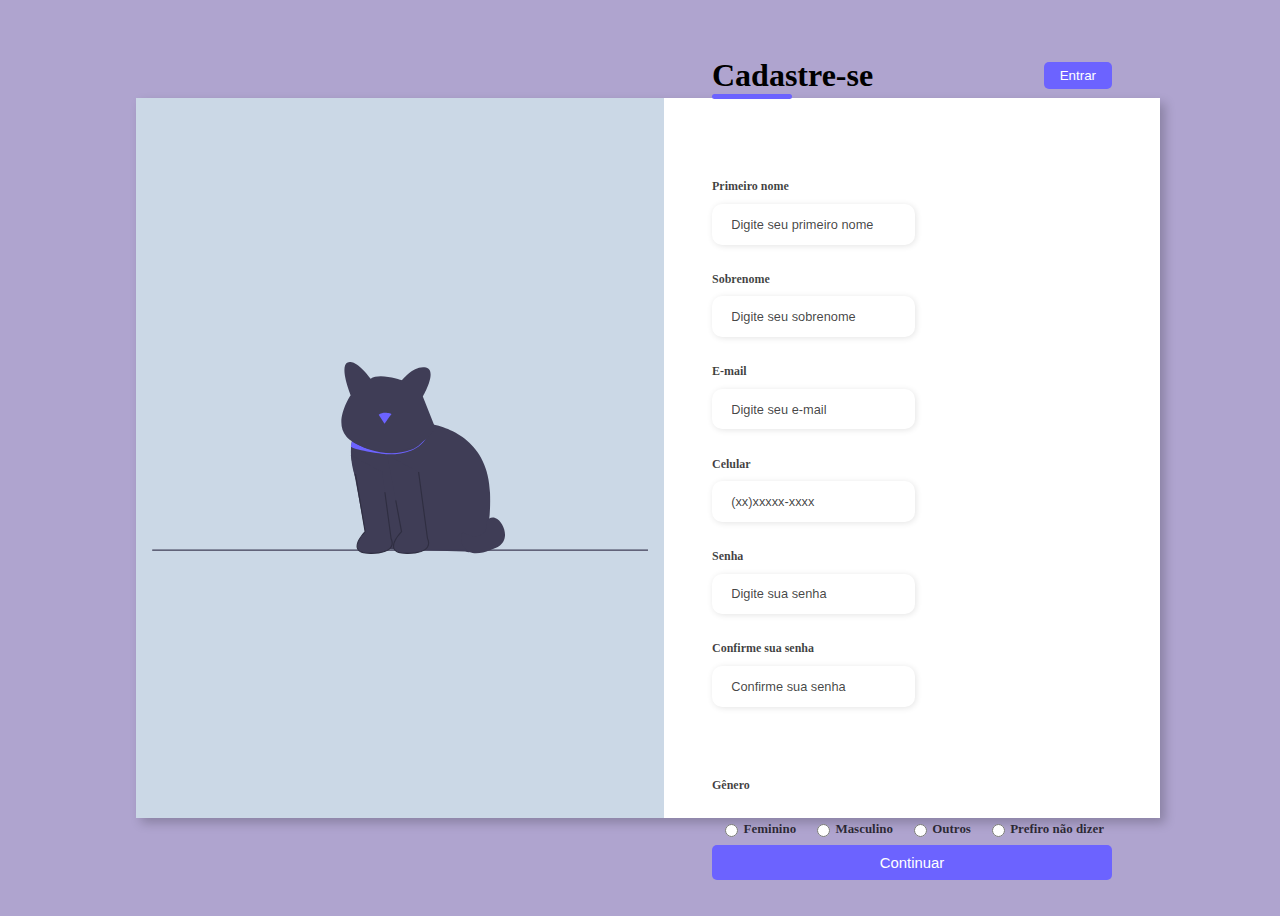
<file: formulário/index.html>
<!DOCTYPE html>
<html lang="pt-br">

<head>
    <meta charset="UTF-8">
    <meta name="viewport" content="width=device-width, initial-scale=1.0">
    <link rel="stylesheet" href="assets/css/style.css"> 
    <title>Cadastro Feed Pet</title>
</head>

<body>
    <div class="container">
        <div class="form-image">
            <img src="assets/img/undraw_cat_epte.svg">
        </div>
        <div class="form">
            <form action="#">
                <div class="form-header">
                    <div class="title">
                        <h1>Cadastre-se</h1>
                    </div>
                    <div class="login-button">
                        <button><a href="#">Entrar</a></button>
                    </div>
                </div>

                <div class="input-group">
                    <div class="input-box">
                        <label for="firstame">Primeiro nome</label>
                        <input id="firstname" type="text" name="firstname" placeholder="Digite seu primeiro nome" required>
                    </div>

                    <div class="input-box">
                        <label for="lastname">Sobrenome</label>
                        <input id="lastname" type="text" name="lastname" placeholder="Digite seu sobrenome" required>
                    </div>

                    <div class="input-box">
                        <label for="email">E-mail</label>
                        <input id="email" type="email" name="email" placeholder="Digite seu e-mail" required>
                    </div>

                    <div class="input-box">
                        <label for="number">Celular</label>
                        <input id="number" type="tel" name="number" placeholder="(xx)xxxxx-xxxx" required>
                    </div>

                    <div class="input-box">
                        <label for="password">Senha</label>
                        <input id="password" type="password" name="password" placeholder="Digite sua senha" required>
                    </div>

                    <div class="input-box">
                        <label for="password">Confirme sua senha</label>
                        <input id="password" type="password" name="Confirmpassword" placeholder="Confirme sua senha" required>
                    </div>

                </div>
                <div class="gender-inputs">
                    <div class="gender-title">
                        <h6>Gênero</h6>
                    </div>
                    <div class="gender-group">
                        <div class="gender-input">
                            <input type="radio" id="female" name="gender">
                            <label for="female">Feminino</label>
                        </div>

                        <div class="gender-input">
                            <input type="radio" id="male" name="gender">
                            <label for="male">Masculino</label>
                        </div> 

                        <div class="gender-input">
                            <input type="radio" id="others" name="gender">
                            <label for="others">Outros</label>
                        </div>

                        <div class="gender-input">
                            <input type="radio" id="none" name="gender">
                            <label for="none">Prefiro não dizer</label>
                        </div>
                    </div>
                </div>

                <div class="continue-button">
                    <button><a href="#">Continuar</a></button>
                </div>
            </form>

        </div>
    </div>
</body>

</html>
</file>
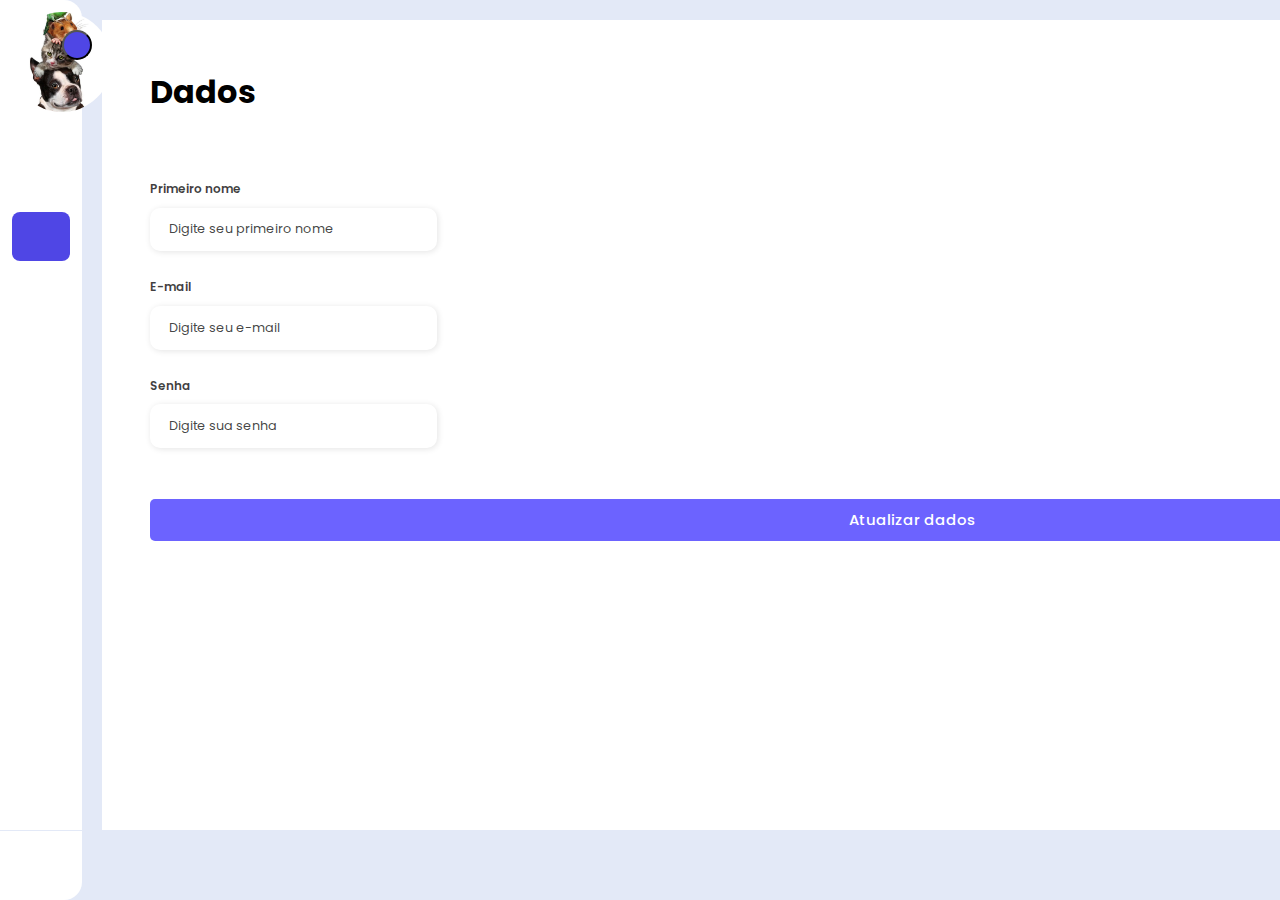
<file: Project/Project/Sidebar/DadosUser.html>
<!DOCTYPE html>
<html lang="pt-br">

<head>
    <meta charset="UTF-8">
    <meta name="viewport" content="width=device-width, initial-scale=1.0">
    <link rel="stylesheet" href="src/css/style.css">
    <link rel="stylesheet" href="https://cdnjs.cloudflare.com/ajax/libs/font-awesome/6.5.1/css/all.min.css"
        integrity="sha512-DTOQO9RWCH3ppGqcWaEA1BIZOC6xxalwEsw9c2QQeAIftl+Vegovlnee1c9QX4TctnWMn13TZye+giMm8e2LwA=="
        crossorigin="anonymous" referrerpolicy="no-referrer" />
    <title>Sidebar</title>
</head>

<body>
    <nav id="sidebar">
        <div id="sidebar_content">
            <div id="user">
                <img src="src/images/pets.jpg" id="user_avatar" alt="Avatar">
                <p id="user_infos">
                    <i class="fa-solid fa-cat"></i>
                    <span class="user_description">
                        Bem vindo ao Feedpet!
                    </span>
                </p>
            </div>
            <ul id="side_items">
                <li class="side-item">
                    <a href="#">
                        <i class="fa-solid fa-user"></i>
                        <span class="item-description">
                            Menu Principal
                        </span>
                    </a>
                </li>
                <li class="side-item active">
                    <a href="#">
                        <i class="fa-solid fa-user"></i>
                        <span class="item-description">
                            Dados do Usuario
                        </span>
                    </a>
                </li>
            </ul>
            <button id="open_btn">
                <i id="open_btn_icon" class="fa-solid fa-chevron-right"></i>
            </button>
        </div>
        <div id="Logout">
            <button id="Logout_btn">
                <i class="fa-solid fa-right-from-bracket"></i>
                <span class="item-description">
                    Logout
                </span>
            </button>
        </div>
    </nav>
    <main>
        <div class="form">
            <div class="form-header">
                <div class="title">
                    <h1>Dados</h1>
                </div>
            </div>
            <div class="input-group">
                <div class="input-group-left">
                    <div class="input-box">
                        <label for="firstame">Primeiro nome</label>
                        <input id="firstname" type="text" name="firstname" placeholder="Digite seu primeiro nome"
                            required>
                    </div>
                    <div class="input-box">
                        <label for="email">E-mail</label>
                        <input id="email" type="email" name="email" placeholder="Digite seu e-mail" required>
                    </div>
                    <div class="input-box">
                        <label for="password">Senha</label>
                        <input id="password" type="password" name="password" placeholder="Digite sua senha" required>
                    </div>
                </div>
                <div class="input-group-right">
                    <div class="input-box">
                        <label for="lastname">Sobrenome</label>
                        <input id="lastname" type="text" name="lastname" placeholder="Digite seu sobrenome" required>
                    </div>
                    <div class="input-box">
                        <label for="number">Celular</label>
                        <input id="number" type="tel" name="number" placeholder="(xx)xxxxx-xxxx" required>
                    </div>
                    <div class="input-box">
                        <label for="password">Confirme sua senha</label>
                        <input id="password" type="password" name="Confirmpassword" placeholder="Confirme sua senha"
                            required>
                    </div>
                </div>
            </div>
            <div class="continue-button">
                <button><a href="#">Atualizar dados</a></button>
            </div>
        </div>
    </main>

    <script src="src/javascript/script.js"></script>
</body>

</html>
</file>
<file: formulário/assets/css/style.css>
@import url('https://fonts.googleapis.com/css2?family=Inter:wght@100..900&display=swap')
* {
    padding: 0;
    margin: 0;
    box-sizing: border-box;
    font-family: 'Inter', sans-serif;
}

body {
    width: 100%;
    height: 100vh;
    display: flex;
    justify-content: center;
    align-items: center;
    background: #afa4cf;
}

.container {
    width: 80%;
    height: 80vh;
    display: flex;
    box-shadow: 5px 5px 10px rgba(0, 0, 0, .212);
}

.form-image { 
    width: 50%;
    display: flex;
    justify-content: center;
    align-items: center;
    background-color: #CBD8E6;
    padding: 1rem;
}

.form-image img {
    width: 31rem;
}

.form {
    width: 50%;
    display: flex;
    flex-direction: column;
    justify-content: center;
    align-items: center;
    background-color: #fff;
    padding: 3rem;
}

.form-header {
    margin-bottom: 3rem;
    display: flex;
    justify-content: space-between;
}

.login-button { 
    display: flex;
    align-items: center;
}

.login-button button {
    border: none;
    background-color: #6C63FF;
    padding: 0.4rem 1rem;
    border-radius: 5px;
    cursor: pointer;
}

.login-button button:hover {
    background-color:#7928FF;
}

.login-button button a {
    text-decoration: none;
    font-weight: 500;
    color: #fff
}

.form-header h1::after {
    content: '';
    display: block;
    width: 5rem;
    height: 0.3rem;
    background-color: #6C63FF;
    margin: 0 auto;
    position: absolute;
    border-radius: 10px;
}

.input-group {
    display: flex; 
    flex-wrap: wrap;
    justify-content: space-between;
    padding: 1rem 0;
}

.input-box {
    display: flex;
    flex-direction: column;
    margin-bottom: 1.1rem;
}

.input-box input {
    margin: 0.6rem 0;
    padding: 0.8rem 1.2rem;
    border: none;
    border-radius: 10px;
    box-shadow: 1px 1px 6px #0000001c;
    font-size: 0.8rem;
} 

.input-box input:hover {
    background-color: #eeeeee75;
}

.input-box input:focus-visible {
    outline: 1px solid #6C63FF;
}

.input-box label,
.gender-title h6 {
    font-size: 0.75rem;
    font-weight: 600;
    color: #000000c0;
}

.input-box input::placeholder {
    color: #000000be;
}

.gender-group {
    display: flex;
    justify-content: space-between;
    margin-top: 0.62rem;
    padding: 0 .5rem;
}

.gender-input {
    display: flex;
    align-items: center;
}

.gender-input input {
    margin-right: 0.35rem;
}

.gender-input label {
    font-size: 0.81rem;
    font-weight: 600;
    color: #000000c0;
}

.continue-button button {
    width: 100%;
    margin-top: 0.5rem;
    border: none;
    background-color: #6C63FF;
    padding: 0.62rem;
    border-radius: 5px;
    cursor: pointer;
}

.continue-button button:hover {
    background-color:#7928FF
}

.continue-button button a {
    text-decoration: none;
    font-size: 0.93rem;
    font-weight: 500;
    color: #fff;
}
</file>
<file: Project/Project/Sidebar/src/css/style.css>
@import url('https://fonts.googleapis.com/css2?family=Poppins:ital,wght@0,100;0,200;0,300;0,400;0,500;0,600;0,700;0,800;0,900;1,100;1,200;1,300;1,400;1,500;1,600;1,700;1,800;1,900&display=swap');

* {
    margin: 0px;
    padding: 0px;
    box-sizing: border-box;
    font-family: "Poppins", sans-serif;
}

body {
    display: flex;
    min-height: 100vh;
    background-color: #e3e9f7;
}

main {
    padding: 20px;
}

#sidebar {
    display: flex;
    flex-direction: column;
    justify-content: space-between;
    background-color: #ffffff;
    height: 100vh;
    border-radius: 0px 18px 18px 0px;
    position: relative;
    transition: all .5s;
    min-width: 82px;
}

#sidebar_content {
    padding: 12px;
}

#user {
    gap: 8px;
    margin-bottom: 25px;
}

#user_avatar {
    display: flex;
    align-items: center;
    width: 100px;
    height: 100px;
    object-fit: cover;
    border-radius: 50px;
}

#user_infos {
    display: flex;
    flex-direction: column;
    align-items: center;
}

.user_description {
    width: 0px;
    overflow: hidden;
    white-space: nowrap;
    text-overflow: ellipsis;
    font-size: 12px;
}

/*
#user_infos span:last-child {
    background-color: #6b6b6b;
    font-size: 12px;
}
*/

#side_items {
    display: flex;
    flex-direction: column;
    gap: 8px;
    list-style: none;
}

.side-item {
    border-radius: 8px;
    padding: 14px;
    cursor: pointer;
}

.side-item.active {
    background-color: #4f46e5;
}

.side-item:hover:not(.active),
#logout_btn:hover {
    background-color: #e3e9f7;
}

.side-item a {
    text-decoration: none;
    display: flex;
    align-items: center;
    justify-content: center;
    color: #0a0a0a;
}


.side-item.active a {
    color: #e3e9f7;
    align-items: center;
}

.side-item a i {
    display: flex;
    align-items: center;
    justify-content: center;
    width: 20px;
    height: 20px;
}

#Logout {
    border-top: 1px solid #e3e9f7;
    padding: 12px;
}

#Logout_btn {
    border: none;
    padding: 12px;
    font-size: 14px;
    display: flex;
    align-items: center;
    text-align: start;
    border-radius: 8px;
    cursor: pointer;
    background-color: transparent;
    gap: 20px;
}

#open_btn {
    position: absolute;
    top: 30px;
    right: -10px;
    background-color: #4f46e5;
    color: #e3e9f7;
    border-radius: 100%;
    width: 30px;
    height: 30px;
    cursor: pointer;
}

#open_btn_icon {
    transition: transform .5s ease;
}

.open-sidebar #open_btn_icon {
    transform: rotate(180deg);
}

.item-description {
    width: 0px;
    overflow: hidden;
    white-space: nowrap;
    text-overflow: ellipsis;
    font-size: 14px;
    transition: all .6s;
}

#sidebar.open-sidebar {
    min-width: 15%;
}

#sidebar.open-sidebar .item-description {
    width: 150px;
}

#sidebar.open-sidebar .side-item a {
    justify-content: flex-start;
    gap: 14px;
}

#sidebar.open-sidebar .user_description {
    width: 150px;
}

#main {
    padding: 25px;
    align-items: center;
}

.form {
    width: 180vh;
    height: 90vh;
    display: flex;
    flex-direction: column;
    justify-content: flex-start;
    align-items: stretch;
    background-color: #fff;
    padding: 3rem;
    align-content: space-between;
    flex-wrap: nowrap;
}

.form-header {
    margin-bottom: 3rem;
    display: flex;
    justify-content: space-between;
}

.input-group {
    display: flex;
    flex-wrap: wrap;
    justify-content: space-between;
    padding: 1rem 0;
}

.input-box {
    display: flex;
    flex-direction: column;
    margin-bottom: 1.1rem;
}

.input-box input {
    margin: 0.6rem 0;
    padding: 0.8rem 1.2rem;
    border: none;
    border-radius: 10px;
    box-shadow: 1px 1px 6px #0000001c;
    font-size: 0.8rem;
}

.input-box input:hover {
    background-color: #eeeeee75;
}

.input-box input:focus-visible {
    outline: 1px solid #6C63FF;
}

.input-box label,
.gender-title h6 {
    font-size: 0.75rem;
    font-weight: 600;
    color: #000000c0;
}

.input-box input::placeholder {
    color: #000000be;
}

.continue-button button {
    width: 100%;
    margin-top: 0.5rem;
    border: none;
    background-color: #6C63FF;
    padding: 0.62rem;
    border-radius: 5px;
    cursor: pointer;
}

.continue-button button:hover {
    background-color:#7928FF
}

.continue-button button a {
    text-decoration: none;
    font-size: 0.93rem;
    font-weight: 500;
    color: #fff;
}
</file>
